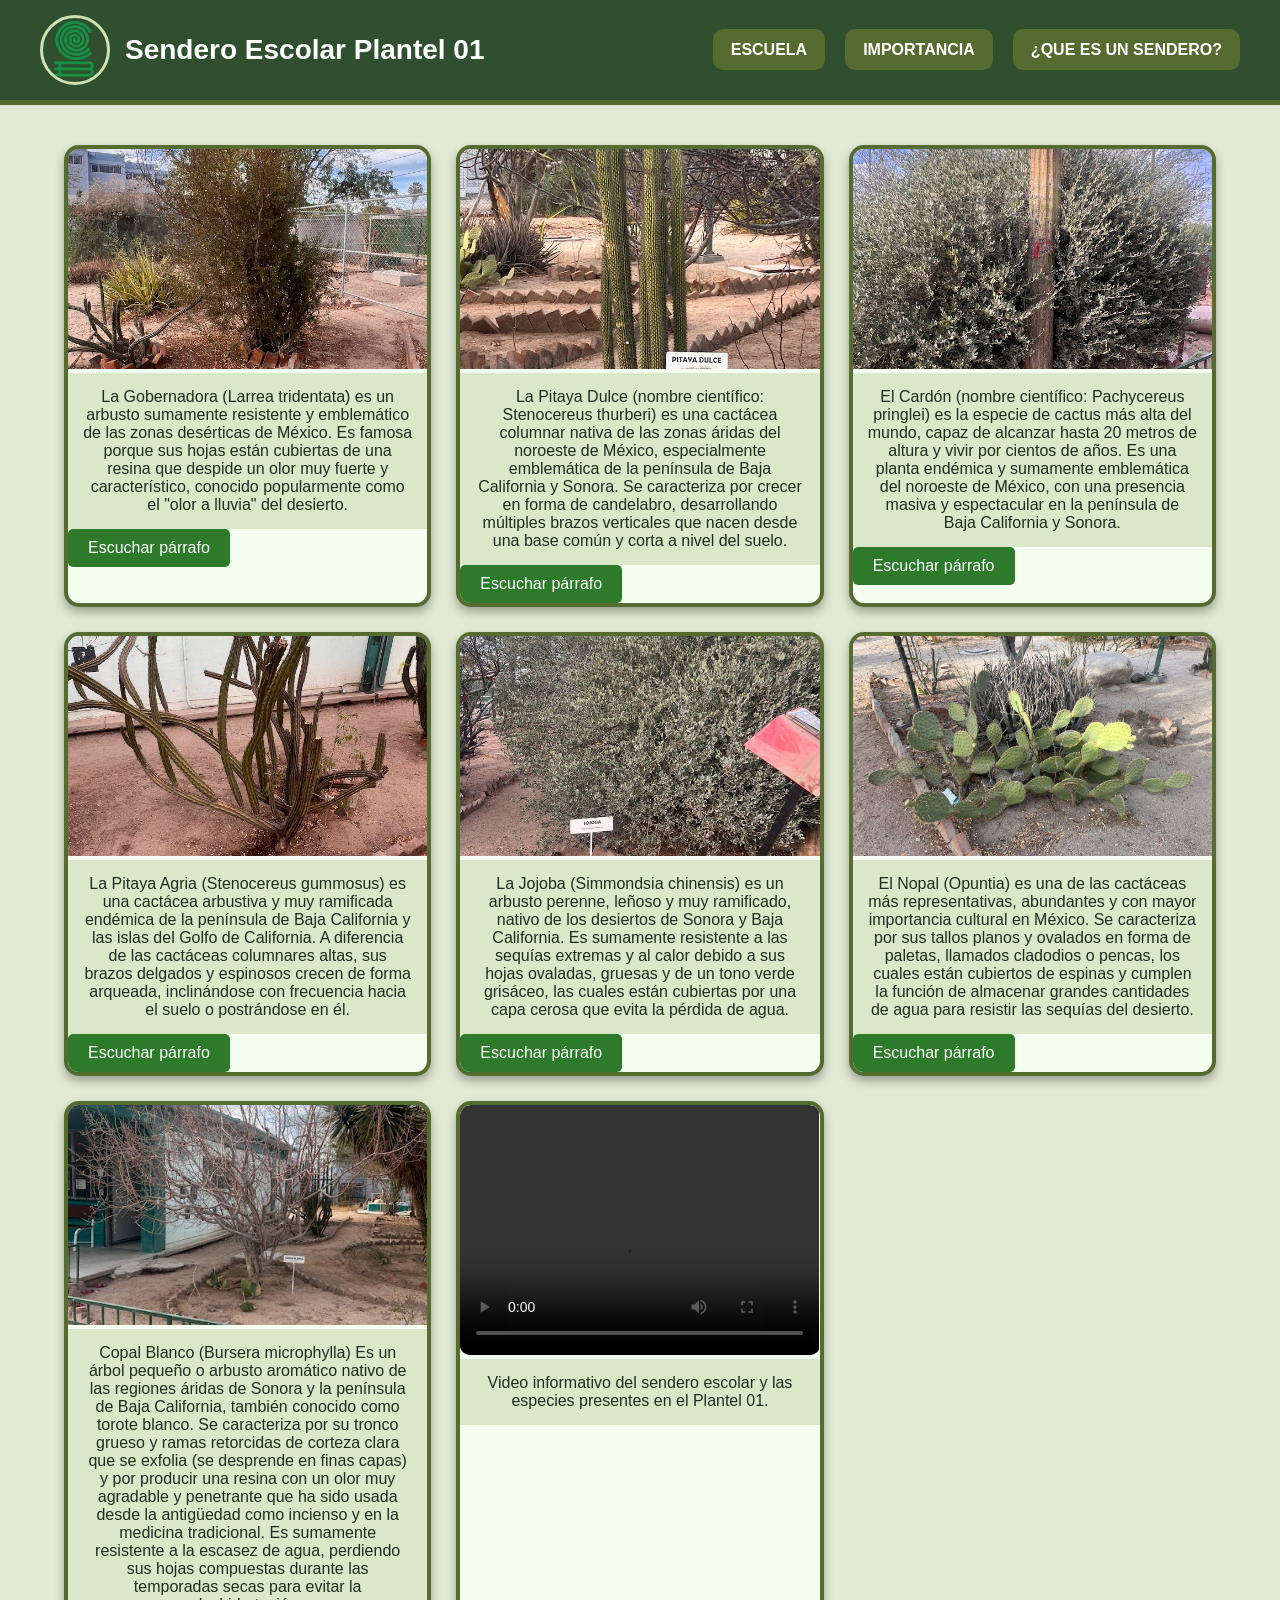
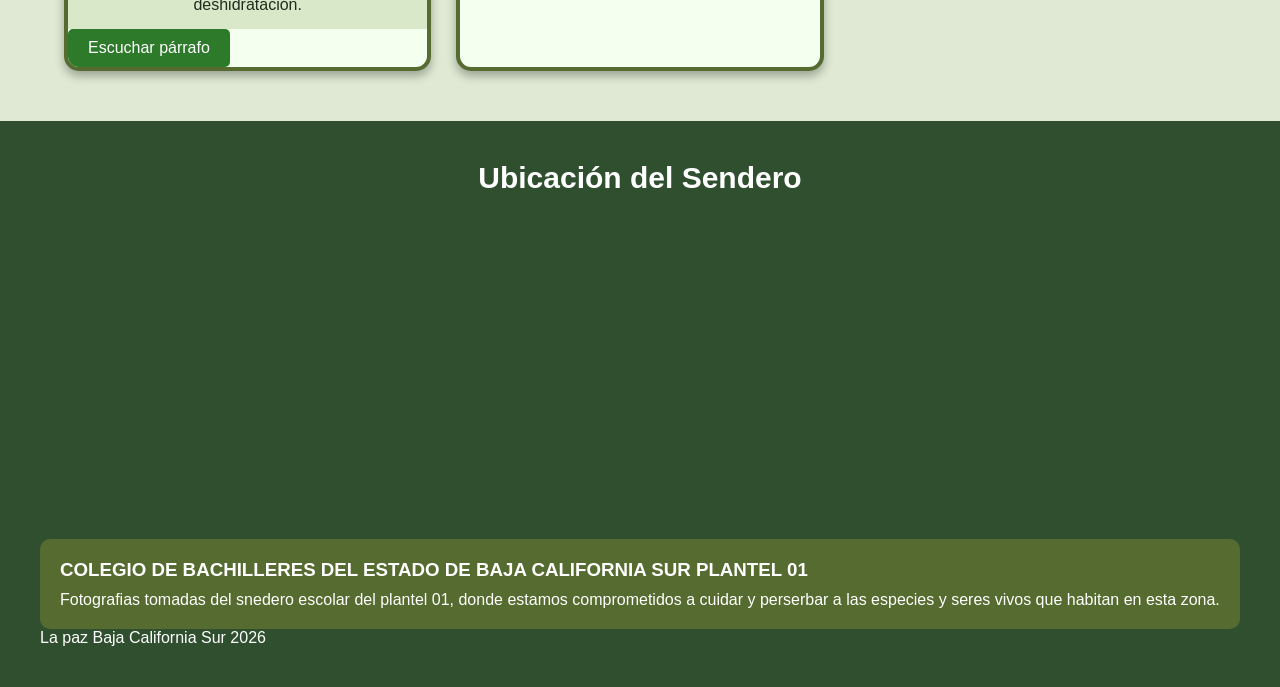
<file: index.html/index.html>
<!DOCTYPE html>
<html lang="es">
<head>
    <meta charset="UTF-8">
    <meta name="viewport" content="width=device-width, initial-scale=1.0">
    <title>Sendero Cobach Plantel 01</title>
    <link rel="stylesheet" href="./sendero.css">
</head>
<style>
     button {
            padding: 10px 20px;
            font-size: 16px;
            cursor: pointer;
            background-color: #2d7a2b;
            color: white;
            border: none;
            border-radius: 5px;
        }
        button:hover {
            background-color: #54b18d;
        }
</style>
<body>

    <!-- BARRA DE NAVEGACIÓN -->
    <header>
        <nav class="navbar">

            <div class="logo-titulo">
                <img src="./Logotipo_COBACH.png" alt="Logo">
                <h1>Sendero Escolar Plantel 01</h1>
            </div>

            <ul class="menu">
                <li>
                    <a href="https://www.cobachbcs.edu.mx/" target="_blank">
                        ESCUELA
                    </a>
                </li>

                <li>
                    <a href="https://ibizabotanicobiotecnologico.com/que-es-un-jardin-botanico/" target="_blank">
                        IMPORTANCIA
                    </a>
                </li>

                <li>
                    <a href="https://buenosaires.gob.ar/gcaba_historico/noticias/asi-funcionan-los-senderos-escolares-de-la-ciudad" target="_blank">
                        ¿QUE ES UN SENDERO?
                    </a>
                </li>
            </ul>

        </nav>
    </header>

   
    <main>

        <section class="galeria">
         
            
            <div class="card">
                <img src="./8d905d65-46a2-4f76-96ae-9c691eae6c45.jpg" alt="Imagen 2">
                <p id="parrafo-a-leer">La Gobernadora (Larrea tridentata) es un arbusto sumamente resistente y emblemático de las zonas desérticas de México. Es famosa porque sus hojas están cubiertas de una resina que despide un olor muy fuerte y característico, conocido popularmente como el "olor a lluvia" del desierto.</p>
            
    <button id="btn-escuchar">Escuchar párrafo</button>

    <script>
        const btnEscuchar = document.getElementById('btn-escuchar');
        
        // Capturamos el párrafo por su ID
        const parrafo = document.getElementById('parrafo-a-leer');
    
        if ('speechSynthesis' in window) {
            
            btnEscuchar.addEventListener('click', () => {
                // Cancelar cualquier reproducción previa activa
                window.speechSynthesis.cancel();
    
                // Extraemos el texto limpio del párrafo usando textContent
                const textoLimpio = parrafo.textContent.trim();
    
                if (textoLimpio) {
                    const utterance = new SpeechSynthesisUtterance(textoLimpio);
                    utterance.lang = 'es-ES'; // Idioma configurado en español
                    
                    // Reproducir
                    window.speechSynthesis.speak(utterance);
                }
            });
    
        } else {
            alert("Tu navegador no soporta la reproducción de voz.");
        }
    </script>
            </div>

            
            <div class="card">
                <img src="./64dfc147-aa88-4e02-a486-56f45a81b579.jpg" alt="Imagen 3">
                <p id="parrafo-a-leer2">La Pitaya Dulce (nombre científico: Stenocereus thurberi) es una cactácea columnar nativa de las zonas áridas del noroeste de México, especialmente emblemática de la península de Baja California y Sonora. Se caracteriza por crecer en forma de candelabro, desarrollando múltiples brazos verticales que nacen desde una base común y corta a nivel del suelo.</p>
                <button id="btn-escuchar2">Escuchar párrafo</button>

                <script>
                    const btnEscuchar2 = document.getElementById('btn-escuchar2');
                    
                    // Capturamos el párrafo por su ID
                    const parrafo2 = document.getElementById('parrafo-a-leer2');
                
                    if ('speechSynthesis' in window) {
                        
                        btnEscuchar2.addEventListener('click', () => {
                            // Cancelar cualquier reproducción previa activa
                            window.speechSynthesis.cancel();
                
                            // Extraemos el texto limpio del párrafo usando textContent
                            const textoLimpio2 = parrafo2.textContent.trim();
                
                            if (textoLimpio2) {
                                const utterance2 = new SpeechSynthesisUtterance(textoLimpio2);
                                utterance2.lang = 'es-ES'; // Idioma configurado en español
                                
                                // Reproducir
                                window.speechSynthesis.speak(utterance2);
                            }
                        });
                
                    } else {
                        alert("Tu navegador no soporta la reproducción de voz.");
                    }
                </script>
          
          
            </div>

           
            <div class="card">
                <img src="./217a3433-11b9-423f-9074-757a61aa53f0.jpg" alt="Imagen 4">
                <p id="parrafo-a-leer3">El Cardón (nombre científico: Pachycereus pringlei) es la especie de cactus más alta del mundo, capaz de alcanzar hasta 20 metros de altura y vivir por cientos de años. Es una planta endémica y sumamente emblemática del noroeste de México, con una presencia masiva y espectacular en la península de Baja California y Sonora.</p>
                <button id="btn-escuchar3">Escuchar párrafo</button>

                <script>
                    const btnEscuchar3 = document.getElementById('btn-escuchar3');
                    
                    // Capturamos el párrafo por su ID
                    const parrafo3 = document.getElementById('parrafo-a-leer3');
                
                    if ('speechSynthesis' in window) {
                        
                        btnEscuchar3.addEventListener('click', () => {
                            // Cancelar cualquier reproducción previa activa
                            window.speechSynthesis.cancel();
                
                            // Extraemos el texto limpio del párrafo usando textContent
                            const textoLimpio3 = parrafo3.textContent.trim();
                
                            if (textoLimpio3) {
                                const utterance3 = new SpeechSynthesisUtterance(textoLimpio3);
                                utterance3.lang = 'es-ES'; // Idioma configurado en español
                                
                                // Reproducir
                                window.speechSynthesis.speak(utterance3);
                            }
                        });
                
                    } else {
                        alert("Tu navegador no soporta la reproducción de voz.");
                    }
                </script>
            </div>

           
            <div class="card">
                <img src="./852c79ca-5d94-40ac-962b-292f2fce3f3e.jpg" alt="Imagen 6">
                <p id="parrafo-a-leer4">La Pitaya Agria (Stenocereus gummosus) es una cactácea arbustiva y muy ramificada endémica de la península de Baja California y las islas del Golfo de California. A diferencia de las cactáceas columnares altas, sus brazos delgados y espinosos crecen de forma arqueada, inclinándose con frecuencia hacia el suelo o postrándose en él.</p>
                <button id="btn-escuchar4">Escuchar párrafo</button>

                <script>
                    const btnEscuchar4 = document.getElementById('btn-escuchar4');
                    
                    // Capturamos el párrafo por su ID
                    const parrafo4 = document.getElementById('parrafo-a-leer4');
                
                    if ('speechSynthesis' in window) {
                        
                        btnEscuchar4.addEventListener('click', () => {
                            // Cancelar cualquier reproducción previa activa
                            window.speechSynthesis.cancel();
                
                            // Extraemos el texto limpio del párrafo usando textContent
                            const textoLimpio4 = parrafo4.textContent.trim();
                
                            if (textoLimpio4) {
                                const utterance4 = new SpeechSynthesisUtterance(textoLimpio4);
                                utterance4.lang = 'es-ES'; // Idioma configurado en español
                                
                                // Reproducir
                                window.speechSynthesis.speak(utterance4);
                            }
                        });
                
                    } else {
                        alert("Tu navegador no soporta la reproducción de voz.");
                    }
                </script>
            </div>

          
            <div class="card">
                <img src="./1898bb62-5201-4169-bfc8-3ea3bc43dfc9.jpg" alt="Imagen 7">
                <p id="parrafo-a-leer5">La Jojoba (Simmondsia chinensis) es un arbusto perenne, leñoso y muy ramificado, nativo de los desiertos de Sonora y Baja California. Es sumamente resistente a las sequías extremas y al calor debido a sus hojas ovaladas, gruesas y de un tono verde grisáceo, las cuales están cubiertas por una capa cerosa que evita la pérdida de agua.</p>
                <button id="btn-escuchar5">Escuchar párrafo</button>

                <script>
                    const btnEscuchar5 = document.getElementById('btn-escuchar5');
                    
                    // Capturamos el párrafo por su ID
                    const parrafo5 = document.getElementById('parrafo-a-leer5');
                
                    if ('speechSynthesis' in window) {
                        
                        btnEscuchar5.addEventListener('click', () => {
                            // Cancelar cualquier reproducción previa activa
                            window.speechSynthesis.cancel();
                
                            // Extraemos el texto limpio del párrafo usando textContent
                            const textoLimpio5 = parrafo5.textContent.trim();
                
                            if (textoLimpio5) {
                                const utterance5 = new SpeechSynthesisUtterance(textoLimpio5);
                                utterance5.lang = 'es-ES'; // Idioma configurado en español
                                
                                // Reproducir
                                window.speechSynthesis.speak(utterance5);
                            }
                        });
                
                    } else {
                        alert("Tu navegador no soporta la reproducción de voz.");
                    }
                </script>
            </div>

            <div class="card">
                <img src="./aabf4e26-a12c-472e-bf76-3e1ccd9dc1ab.jpg" alt="Imagen 8">
                <p id="parrafo-a-leer6">El Nopal (Opuntia) es una de las cactáceas más representativas, abundantes y con mayor importancia cultural en México. Se caracteriza por sus tallos planos y ovalados en forma de paletas, llamados cladodios o pencas, los cuales están cubiertos de espinas y cumplen la función de almacenar grandes cantidades de agua para resistir las sequías del desierto.</p>
                <button id="btn-escuchar6">Escuchar párrafo</button>

                <script>
                    const btnEscuchar6 = document.getElementById('btn-escuchar6');
                    
                    // Capturamos el párrafo por su ID
                    const parrafo6 = document.getElementById('parrafo-a-leer6');
                
                    if ('speechSynthesis' in window) {
                        
                        btnEscuchar6.addEventListener('click', () => {
                            // Cancelar cualquier reproducción previa activa
                            window.speechSynthesis.cancel();
                
                            // Extraemos el texto limpio del párrafo usando textContent
                            const textoLimpio6 = parrafo6.textContent.trim();
                
                            if (textoLimpio6) {
                                const utterance6 = new SpeechSynthesisUtterance(textoLimpio6);
                                utterance6.lang = 'es-ES'; // Idioma configurado en español
                                
                                // Reproducir
                                window.speechSynthesis.speak(utterance6);
                            }
                        });
                
                    } else {
                        alert("Tu navegador no soporta la reproducción de voz.");
                    }
                </script>
            </div>

           
            <div class="card">
                <img src="./WhatsApp Image 2025-05-19 at 5.53.58 PM.jpeg" alt="Imagen 12">
                <p id="parrafo-a-leer7">Copal Blanco (Bursera microphylla)
Es un árbol pequeño o arbusto aromático nativo de las regiones áridas de Sonora y la península de Baja California, también conocido como torote blanco. Se caracteriza por su tronco grueso y ramas retorcidas de corteza clara que se exfolia (se desprende en finas capas) y por producir una resina con un olor muy agradable y penetrante que ha sido usada desde la antigüedad como incienso y en la medicina tradicional. Es sumamente resistente a la escasez de agua, perdiendo sus hojas compuestas durante las temporadas secas para evitar la deshidratación.</p>
<button id="btn-escuchar7">Escuchar párrafo</button>

                <script>
                    const btnEscuchar7 = document.getElementById('btn-escuchar7');
                    
                    // Capturamos el párrafo por su ID
                    const parrafo7 = document.getElementById('parrafo-a-leer7');
                
                    if ('speechSynthesis' in window) {
                        
                        btnEscuchar7.addEventListener('click', () => {
                            // Cancelar cualquier reproducción previa activa
                            window.speechSynthesis.cancel();
                
                            // Extraemos el texto limpio del párrafo usando textContent
                            const textoLimpio7 = parrafo7.textContent.trim();
                
                            if (textoLimpio7) {
                                const utterance7 = new SpeechSynthesisUtterance(textoLimpio7);
                                utterance7.lang = 'es-ES'; // Idioma configurado en español
                                
                                // Reproducir
                                window.speechSynthesis.speak(utterance7);
                            }
                        });
                
                    } else {
                        alert("Tu navegador no soporta la reproducción de voz.");
                    }
                </script>            
</div>

            <div class="card video-card">

    <video controls>
        <source src="./video jardin botanico.mp4" type="video/mp4">
        Tu navegador no soporta videos.
    </video>

    <p>
        Video informativo del sendero escolar y las especies presentes en el Plantel 01.
    </p>

</div>

        </section>

    </main>

    
    <footer>

        <section class="mapa-info">

            <h2>Ubicación del Sendero</h2>

           
            <iframe 
    src="https://www.google.com/maps?q=Colegio+de+Bachilleres+Plantel+01+La+Paz+BCS&output=embed"
    width="100%"
    height="300"
    style="border:0;"
    allowfullscreen=""
    loading="lazy">
</iframe>
            </iframe>

            
            <div class="info">
                <h3>COLEGIO DE BACHILLERES DEL ESTADO DE BAJA CALIFORNIA SUR PLANTEL 01</h3>
                <p>Fotografias tomadas del snedero escolar del plantel 01, donde estamos comprometidos a cuidar y perserbar a las especies y seres vivos que habitan en esta zona.
                </p>
            </div>
            <div>
                <p>La paz Baja California Sur 2026</p>
            </div>

        </section>

    </footer>

</body>
</html>
</file>
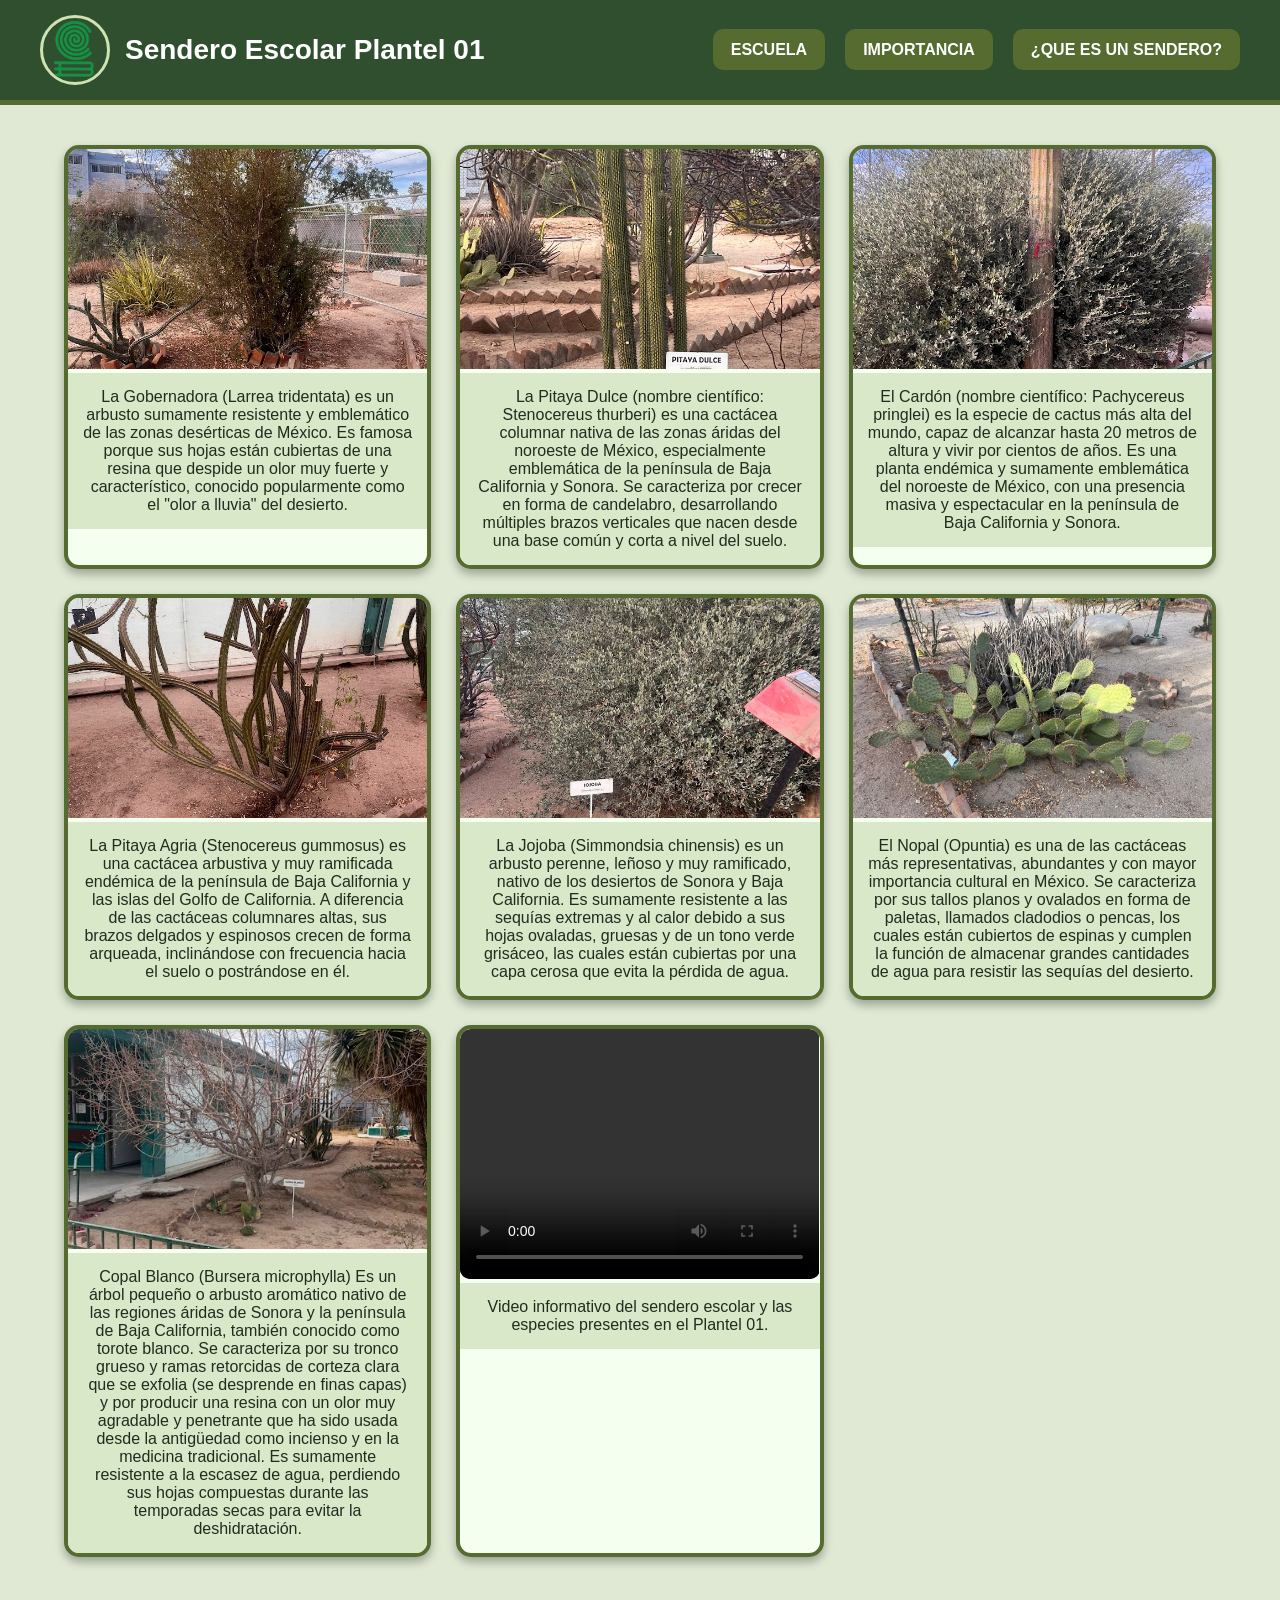
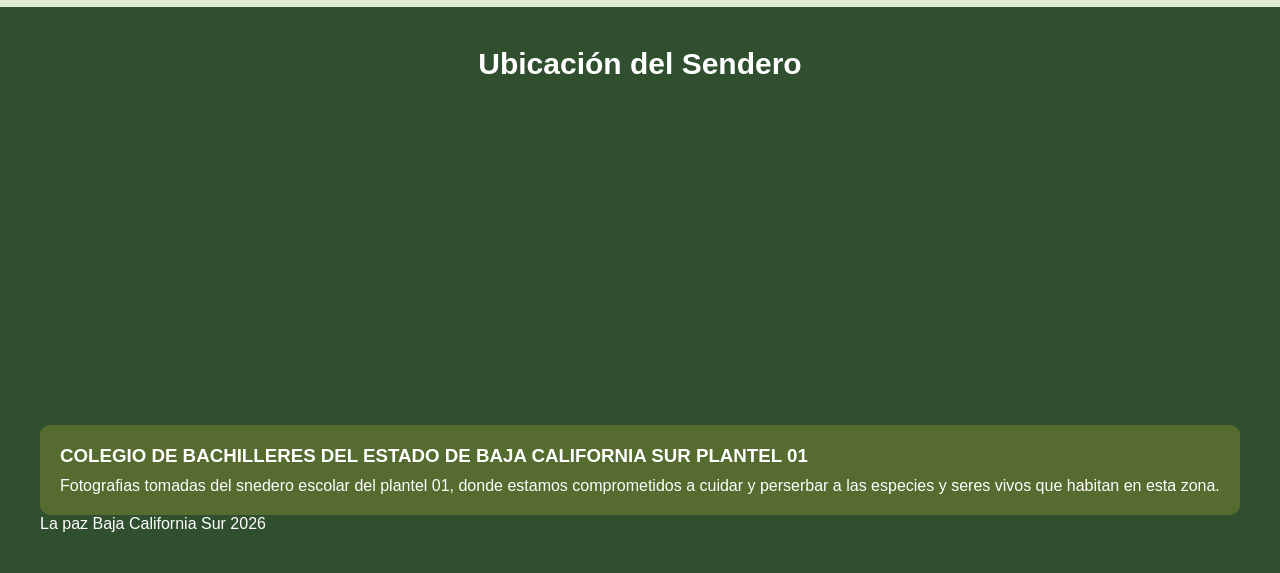
<file: sendero/sendero.html>
<!DOCTYPE html>
<html lang="es">
<head>
    <meta charset="UTF-8">
    <meta name="viewport" content="width=device-width, initial-scale=1.0">
    <title>Sendero Cobach Plantel 01</title>
    <link rel="stylesheet" href="./sendero.css">
</head>
<body>

    <!-- BARRA DE NAVEGACIÓN -->
    <header>
        <nav class="navbar">

            <div class="logo-titulo">
                <img src="./Logotipo_COBACH.png" alt="Logo">
                <h1>Sendero Escolar Plantel 01</h1>
            </div>

            <ul class="menu">
                <li>
                    <a href="https://www.cobachbcs.edu.mx/" target="_blank">
                        ESCUELA
                    </a>
                </li>

                <li>
                    <a href="https://ibizabotanicobiotecnologico.com/que-es-un-jardin-botanico/" target="_blank">
                        IMPORTANCIA
                    </a>
                </li>

                <li>
                    <a href="https://buenosaires.gob.ar/gcaba_historico/noticias/asi-funcionan-los-senderos-escolares-de-la-ciudad" target="_blank">
                        ¿QUE ES UN SENDERO?
                    </a>
                </li>
            </ul>

        </nav>
    </header>

   
    <main>

        <section class="galeria">
         
            
            <div class="card">
                <img src="./8d905d65-46a2-4f76-96ae-9c691eae6c45.jpg" alt="Imagen 2">
                <p>La Gobernadora (Larrea tridentata) es un arbusto sumamente resistente y emblemático de las zonas desérticas de México. Es famosa porque sus hojas están cubiertas de una resina que despide un olor muy fuerte y característico, conocido popularmente como el "olor a lluvia" del desierto.</p>
            </div>

            
            <div class="card">
                <img src="./64dfc147-aa88-4e02-a486-56f45a81b579.jpg" alt="Imagen 3">
                <p>La Pitaya Dulce (nombre científico: Stenocereus thurberi) es una cactácea columnar nativa de las zonas áridas del noroeste de México, especialmente emblemática de la península de Baja California y Sonora. Se caracteriza por crecer en forma de candelabro, desarrollando múltiples brazos verticales que nacen desde una base común y corta a nivel del suelo.</p>
            </div>

           
            <div class="card">
                <img src="./217a3433-11b9-423f-9074-757a61aa53f0.jpg" alt="Imagen 4">
                <p>El Cardón (nombre científico: Pachycereus pringlei) es la especie de cactus más alta del mundo, capaz de alcanzar hasta 20 metros de altura y vivir por cientos de años. Es una planta endémica y sumamente emblemática del noroeste de México, con una presencia masiva y espectacular en la península de Baja California y Sonora.</p>
            </div>

           
            <div class="card">
                <img src="./852c79ca-5d94-40ac-962b-292f2fce3f3e.jpg" alt="Imagen 6">
                <p>La Pitaya Agria (Stenocereus gummosus) es una cactácea arbustiva y muy ramificada endémica de la península de Baja California y las islas del Golfo de California. A diferencia de las cactáceas columnares altas, sus brazos delgados y espinosos crecen de forma arqueada, inclinándose con frecuencia hacia el suelo o postrándose en él.</p>
            </div>

          
            <div class="card">
                <img src="./1898bb62-5201-4169-bfc8-3ea3bc43dfc9.jpg" alt="Imagen 7">
                <p>La Jojoba (Simmondsia chinensis) es un arbusto perenne, leñoso y muy ramificado, nativo de los desiertos de Sonora y Baja California. Es sumamente resistente a las sequías extremas y al calor debido a sus hojas ovaladas, gruesas y de un tono verde grisáceo, las cuales están cubiertas por una capa cerosa que evita la pérdida de agua.</p>
            </div>

            <div class="card">
                <img src="./aabf4e26-a12c-472e-bf76-3e1ccd9dc1ab.jpg" alt="Imagen 8">
                <p>El Nopal (Opuntia) es una de las cactáceas más representativas, abundantes y con mayor importancia cultural en México. Se caracteriza por sus tallos planos y ovalados en forma de paletas, llamados cladodios o pencas, los cuales están cubiertos de espinas y cumplen la función de almacenar grandes cantidades de agua para resistir las sequías del desierto.</p>
            </div>

           
            <div class="card">
                <img src="./WhatsApp Image 2025-05-19 at 5.53.58 PM.jpeg" alt="Imagen 12">
                <p>Copal Blanco (Bursera microphylla)
Es un árbol pequeño o arbusto aromático nativo de las regiones áridas de Sonora y la península de Baja California, también conocido como torote blanco. Se caracteriza por su tronco grueso y ramas retorcidas de corteza clara que se exfolia (se desprende en finas capas) y por producir una resina con un olor muy agradable y penetrante que ha sido usada desde la antigüedad como incienso y en la medicina tradicional. Es sumamente resistente a la escasez de agua, perdiendo sus hojas compuestas durante las temporadas secas para evitar la deshidratación.</p>
            </div>

            <div class="card video-card">

    <video controls>
        <source src="./video jardin botanico.mp4" type="video/mp4">
        Tu navegador no soporta videos.
    </video>

    <p>
        Video informativo del sendero escolar y las especies presentes en el Plantel 01.
    </p>

</div>

        </section>

    </main>

    
    <footer>

        <section class="mapa-info">

            <h2>Ubicación del Sendero</h2>

           
            <iframe 
    src="https://www.google.com/maps?q=Colegio+de+Bachilleres+Plantel+01+La+Paz+BCS&output=embed"
    width="100%"
    height="300"
    style="border:0;"
    allowfullscreen=""
    loading="lazy">
</iframe>
            </iframe>

            
            <div class="info">
                <h3>COLEGIO DE BACHILLERES DEL ESTADO DE BAJA CALIFORNIA SUR PLANTEL 01</h3>
                <p>Fotografias tomadas del snedero escolar del plantel 01, donde estamos comprometidos a cuidar y perserbar a las especies y seres vivos que habitan en esta zona.
                </p>
            </div>
            <div>
                <p>La paz Baja California Sur 2026</p>
            </div>

        </section>

    </footer>

</body>
</html>
</file>
<file: index.html/sendero.css>
*{
    margin: 0;
    padding: 0;
    box-sizing: border-box;
}


body{
    font-family: Arial, sans-serif;
    background-color: #dfe9d3;
    color: #1f2d1f;
}


.navbar{
    background-color: #2f4f2f;
    display: flex;
    justify-content: space-between;
    align-items: center;
    padding: 15px 40px;
    flex-wrap: wrap;
    border-bottom: 5px solid #556b2f;
}


.logo-titulo{
    display: flex;
    align-items: center;
    gap: 15px;
}

.logo-titulo img{
    width: 70px;
    height: 70px;
    border-radius: 50%;
    border: 3px solid #cfe2b3;
}

.logo-titulo h1{
    color: white;
    font-size: 28px;
}


.menu{
    list-style: none;
    display: flex;
    gap: 20px;
}

.menu li a{
    text-decoration: none;
    color: white;
    background-color: #556b2f;
    padding: 12px 18px;
    border-radius: 10px;
    transition: 0.3s;
    font-weight: bold;
}

.menu li a:hover{
    background-color: #6b8e23;
    transform: scale(1.05);
}


.galeria{
    width: 90%;
    margin: 40px auto;
    display: grid;
    grid-template-columns: repeat(3, 1fr);
    gap: 25px;
}


.card{
    background-color: #f5fff0;
    border: 4px solid #556b2f;
    border-radius: 15px;
    overflow: hidden;
    box-shadow: 0 5px 10px rgba(0,0,0,0.3);
    transition: 0.3s;
}

.card:hover{
    transform: translateY(-5px);
}

.card img{
    width: 100%;
    height: 220px;
    object-fit: cover;
}

.card p{
    padding: 15px;
    text-align: center;
    font-size: 16px;
    background-color: #d8e8c8;
}

.video-card video{
    width: 100%;
    height: 250px;
    object-fit: cover;
    border-radius: 10px;
}

footer{
    background-color: #2f4f2f;
    color: white;
    padding: 40px;
    margin-top: 50px;
}


.mapa-info h2{
    margin-bottom: 20px;
    font-size: 30px;
    text-align: center;
}

.info{
    margin-top: 20px;
    background-color: #556b2f;
    padding: 20px;
    border-radius: 10px;
}

.info h3{
    margin-bottom: 10px;
}


@media(max-width: 900px){

    .galeria{
        grid-template-columns: repeat(2, 1fr);
    }

}

@media(max-width: 600px){

    .galeria{
        grid-template-columns: 1fr;
    }

    .navbar{
        flex-direction: column;
        gap: 20px;
    }

    .menu{
        flex-direction: column;
        align-items: center;
    }

}
</file>
<file: sendero/sendero.css>
*{
    margin: 0;
    padding: 0;
    box-sizing: border-box;
}


body{
    font-family: Arial, sans-serif;
    background-color: #dfe9d3;
    color: #1f2d1f;
}


.navbar{
    background-color: #2f4f2f;
    display: flex;
    justify-content: space-between;
    align-items: center;
    padding: 15px 40px;
    flex-wrap: wrap;
    border-bottom: 5px solid #556b2f;
}


.logo-titulo{
    display: flex;
    align-items: center;
    gap: 15px;
}

.logo-titulo img{
    width: 70px;
    height: 70px;
    border-radius: 50%;
    border: 3px solid #cfe2b3;
}

.logo-titulo h1{
    color: white;
    font-size: 28px;
}


.menu{
    list-style: none;
    display: flex;
    gap: 20px;
}

.menu li a{
    text-decoration: none;
    color: white;
    background-color: #556b2f;
    padding: 12px 18px;
    border-radius: 10px;
    transition: 0.3s;
    font-weight: bold;
}

.menu li a:hover{
    background-color: #6b8e23;
    transform: scale(1.05);
}


.galeria{
    width: 90%;
    margin: 40px auto;
    display: grid;
    grid-template-columns: repeat(3, 1fr);
    gap: 25px;
}


.card{
    background-color: #f5fff0;
    border: 4px solid #556b2f;
    border-radius: 15px;
    overflow: hidden;
    box-shadow: 0 5px 10px rgba(0,0,0,0.3);
    transition: 0.3s;
}

.card:hover{
    transform: translateY(-5px);
}

.card img{
    width: 100%;
    height: 220px;
    object-fit: cover;
}

.card p{
    padding: 15px;
    text-align: center;
    font-size: 16px;
    background-color: #d8e8c8;
}

.video-card video{
    width: 100%;
    height: 250px;
    object-fit: cover;
    border-radius: 10px;
}

footer{
    background-color: #2f4f2f;
    color: white;
    padding: 40px;
    margin-top: 50px;
}


.mapa-info h2{
    margin-bottom: 20px;
    font-size: 30px;
    text-align: center;
}

.info{
    margin-top: 20px;
    background-color: #556b2f;
    padding: 20px;
    border-radius: 10px;
}

.info h3{
    margin-bottom: 10px;
}


@media(max-width: 900px){

    .galeria{
        grid-template-columns: repeat(2, 1fr);
    }

}

@media(max-width: 600px){

    .galeria{
        grid-template-columns: 1fr;
    }

    .navbar{
        flex-direction: column;
        gap: 20px;
    }

    .menu{
        flex-direction: column;
        align-items: center;
    }

}
</file>
